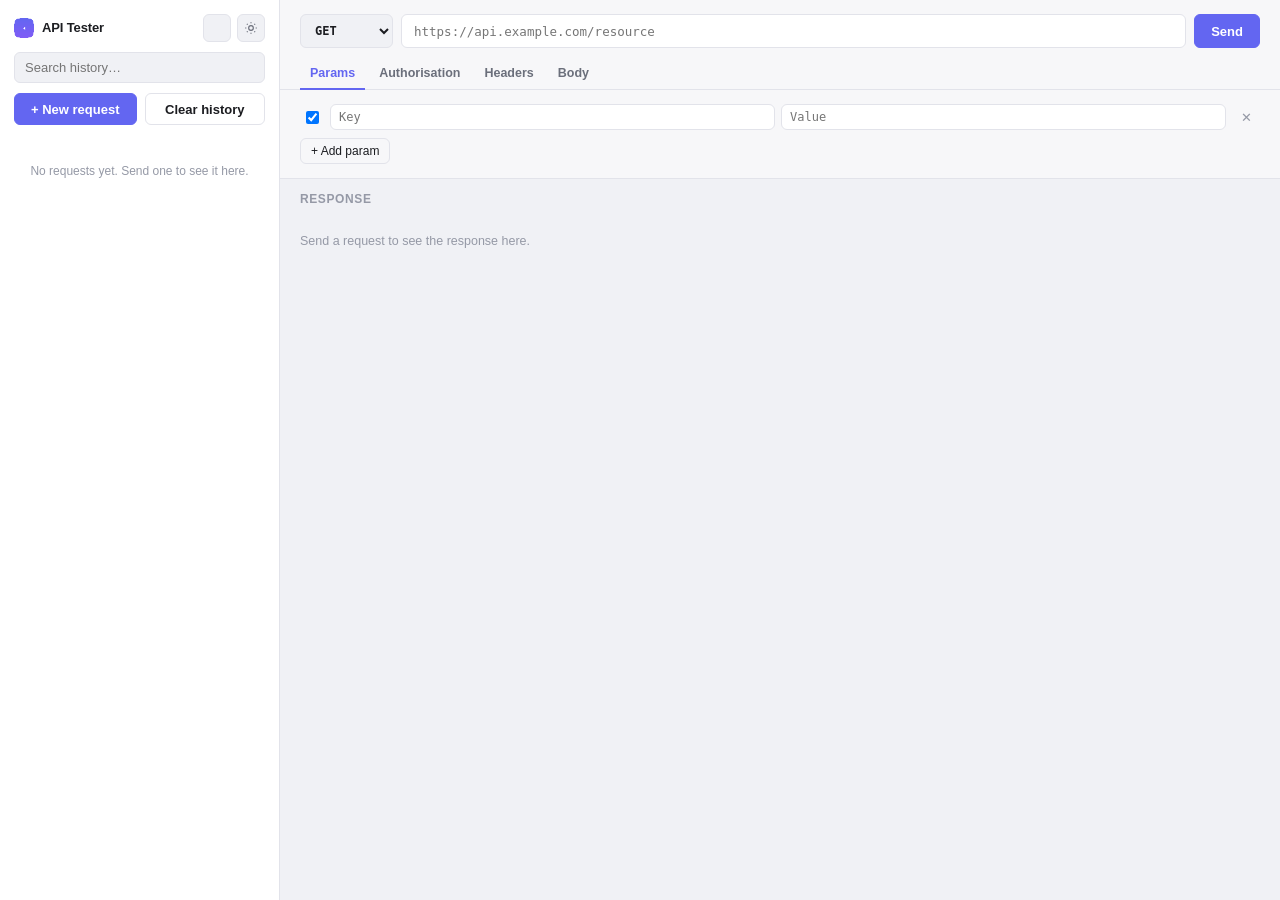
<file: src/index.html>
<!doctype html>
<html lang="en">
<head>
<meta charset="utf-8" />
<meta name="viewport" content="width=device-width, initial-scale=1" />
<title>API Tester</title>
<link rel="icon" href="../icons/icon32.png" />
<link rel="stylesheet" href="styles.css" />
</head>
<body>
<div class="app">

  <aside class="sidebar">
    <div class="sidebar-header">
      <div class="brand">
        <img src="../icons/icon32.png" alt="" width="20" height="20" />
        <span>API Tester</span>
      </div>
      <div class="header-actions">
        <button id="layout-toggle" class="icon-btn" title="Toggle layout" aria-label="Toggle layout"></button>
        <button id="theme-toggle" class="icon-btn" title="Cycle theme (auto / light / dark)" aria-label="Cycle theme">
          <svg viewBox="0 0 24 24" width="16" height="16" fill="none" stroke="currentColor" stroke-width="2">
            <circle cx="12" cy="12" r="4"></circle>
            <path d="M12 2v2M12 20v2M4.9 4.9l1.4 1.4M17.7 17.7l1.4 1.4M2 12h2M20 12h2M4.9 19.1l1.4-1.4M17.7 6.3l1.4-1.4"></path>
          </svg>
        </button>
      </div>
    </div>

    <div class="sidebar-search">
      <input id="history-search" type="search" placeholder="Search history…" autocomplete="off" />
    </div>

    <div class="sidebar-actions">
      <button id="new-request-btn" class="btn btn-primary btn-block">+ New request</button>
      <button id="clear-history-btn" class="btn btn-ghost btn-block" title="Clear all history">Clear history</button>
    </div>

    <div id="history-list" class="history-list">
      <div class="history-empty">No requests yet. Send one to see it here.</div>
    </div>
  </aside>

  <main class="main">

    <div class="request-bar">
      <select id="method-select" class="method-select">
        <option>GET</option>
        <option>POST</option>
        <option>PUT</option>
        <option>PATCH</option>
        <option>DELETE</option>
        <option>HEAD</option>
        <option>OPTIONS</option>
      </select>
      <input id="url-input" class="url-input" type="text" placeholder="https://api.example.com/resource" autocomplete="off" spellcheck="false" />
      <button id="send-btn" class="btn btn-primary">Send</button>
    </div>

    <div class="request-tabs">
      <div class="tabs" data-target="request-panels">
        <button class="tab active" data-tab="params">Params<span id="params-count" class="tab-badge hidden">0</span></button>
        <button class="tab" data-tab="auth">Authorisation<span id="auth-badge" class="tab-badge hidden">On</span></button>
        <button class="tab" data-tab="headers">Headers<span id="headers-count" class="tab-badge hidden">0</span></button>
        <button class="tab" data-tab="body">Body</button>
      </div>
    </div>

    <div id="request-panels" class="request-panels">

      <section id="panel-params" class="panel active">
        <div class="kv-editor" id="params-editor"></div>
        <button class="btn btn-ghost btn-sm add-row-btn" data-editor="params-editor">+ Add param</button>
      </section>

      <section id="panel-auth" class="panel">
        <div class="auth-type-row">
          <label for="auth-type-select">Type</label>
          <select id="auth-type-select">
            <option value="none">No Auth</option>
            <option value="bearer">Bearer Token</option>
            <option value="basic">Basic Auth</option>
            <option value="apikey">API Key</option>
          </select>
        </div>

        <div id="auth-none" class="auth-fields">
          <p class="auth-hint">This request does not use any authorization. It will be sent as-is.</p>
        </div>

        <div id="auth-bearer" class="auth-fields hidden">
          <label class="field-label">Token</label>
          <input type="text" id="auth-bearer-token" class="text-input mono" placeholder="Token" autocomplete="off" spellcheck="false" />
        </div>

        <div id="auth-basic" class="auth-fields hidden">
          <label class="field-label">Username</label>
          <input type="text" id="auth-basic-username" class="text-input" autocomplete="off" spellcheck="false" />
          <label class="field-label">Password</label>
          <input type="text" id="auth-basic-password" class="text-input mono" autocomplete="off" spellcheck="false" />
        </div>

        <div id="auth-apikey" class="auth-fields hidden">
          <label class="field-label">Key</label>
          <input type="text" id="auth-apikey-key" class="text-input mono" placeholder="X-API-Key" autocomplete="off" spellcheck="false" />
          <label class="field-label">Value</label>
          <input type="text" id="auth-apikey-value" class="text-input mono" autocomplete="off" spellcheck="false" />
          <label class="field-label">Add to</label>
          <select id="auth-apikey-target">
            <option value="header">Header</option>
            <option value="query">Query params</option>
          </select>
        </div>
      </section>

      <section id="panel-headers" class="panel">
        <div class="kv-editor" id="headers-editor"></div>
        <button class="btn btn-ghost btn-sm add-row-btn" data-editor="headers-editor">+ Add header</button>
      </section>

      <section id="panel-body" class="panel">
        <div class="body-type-row">
          <label><input type="radio" name="body-type" value="none" checked /> None</label>
          <label><input type="radio" name="body-type" value="json" /> JSON</label>
          <label><input type="radio" name="body-type" value="text" /> Text</label>
          <label><input type="radio" name="body-type" value="form" /> Form URL-encoded</label>
        </div>
        <textarea id="body-json" class="body-textarea hidden" placeholder="{&#10;  &quot;key&quot;: &quot;value&quot;&#10;}" spellcheck="false"></textarea>
        <textarea id="body-text" class="body-textarea hidden" placeholder="Raw request body" spellcheck="false"></textarea>
        <div id="body-form" class="kv-editor hidden"></div>
        <button class="btn btn-ghost btn-sm add-row-btn hidden" id="body-form-add" data-editor="body-form">+ Add field</button>
      </section>

    </div>

    <div class="response-area">
      <div class="response-header">
        <h2>Response</h2>
        <div id="response-meta" class="response-meta"></div>
      </div>
      <div id="response-empty" class="response-empty">Send a request to see the response here.</div>
      <div id="response-body-wrap" class="response-body-wrap hidden">
        <div class="tabs" data-target="response-panels">
          <button class="tab active" data-tab="resp-body">Body</button>
          <button class="tab" data-tab="resp-headers">Headers</button>
        </div>
        <div id="response-panels" class="request-panels">
          <section id="panel-resp-body" class="panel active">
            <pre id="response-body" class="response-body"></pre>
          </section>
          <section id="panel-resp-headers" class="panel">
            <table id="response-headers" class="headers-table"></table>
          </section>
        </div>
      </div>
    </div>

  </main>
</div>

<script src="app.js"></script>
</body>
</html>
</file>
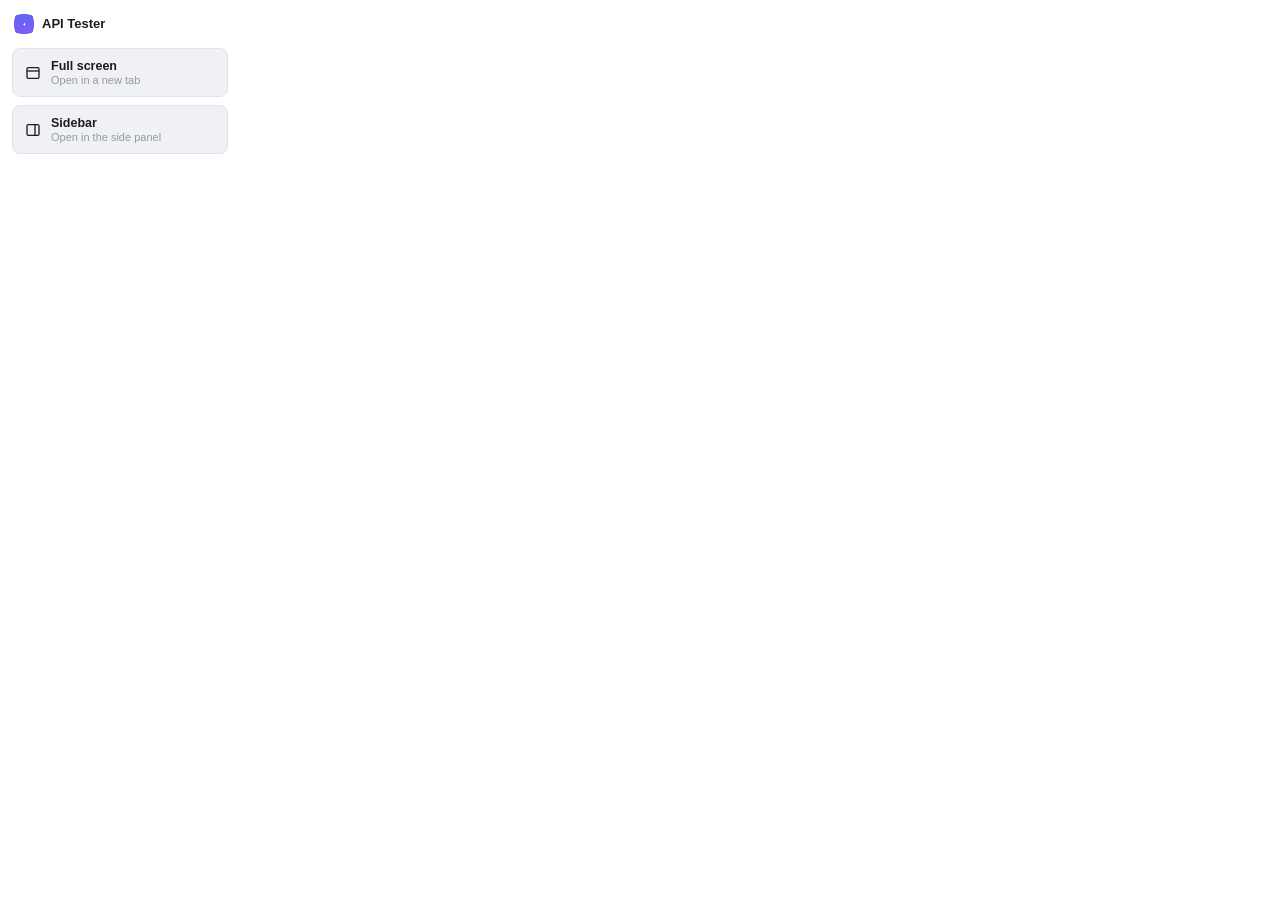
<file: src/popup.html>
<!doctype html>
<html lang="en">
<head>
<meta charset="utf-8" />
<title>API Tester</title>
<link rel="stylesheet" href="styles.css" />
</head>
<body class="popup-body">
<div class="popup">
  <div class="popup-brand">
    <img src="../icons/icon32.png" alt="" width="20" height="20" />
    <span>API Tester</span>
  </div>
  <button id="open-tab" class="popup-btn">
    <svg viewBox="0 0 24 24" width="16" height="16" fill="none" stroke="currentColor" stroke-width="2">
      <rect x="3" y="4" width="18" height="16" rx="2"></rect>
      <path d="M3 9h18"></path>
    </svg>
    <span>
      <strong>Full screen</strong>
      <small>Open in a new tab</small>
    </span>
  </button>
  <button id="open-sidebar" class="popup-btn">
    <svg viewBox="0 0 24 24" width="16" height="16" fill="none" stroke="currentColor" stroke-width="2">
      <rect x="3" y="4" width="18" height="16" rx="2"></rect>
      <path d="M15 4v16"></path>
    </svg>
    <span>
      <strong>Sidebar</strong>
      <small>Open in the side panel</small>
    </span>
  </button>
</div>
<script src="popup.js"></script>
</body>
</html>
</file>
<file: src/styles.css>
:root {
  --accent: #6366f1;
  --accent-hover: #4f46e5;
  --accent-soft: #eef0ff;

  --bg: #f7f7f9;
  --bg-elevated: #ffffff;
  --bg-inset: #f0f1f5;
  --border: #e2e3ea;
  --text: #1c1d21;
  --text-muted: #6b6f7b;
  --text-faint: #9599a6;
  --danger: #dc2626;
  --danger-soft: #fdecec;

  --get: #16a34a;
  --post: #d97706;
  --put: #2563eb;
  --patch: #7c3aed;
  --delete: #dc2626;
  --other: #6b7280;

  --shadow: 0 1px 2px rgba(20, 20, 30, 0.06), 0 4px 12px rgba(20, 20, 30, 0.04);
  --radius: 8px;
  --mono: "SF Mono", ui-monospace, "Cascadia Code", Consolas, monospace;
  --sans: -apple-system, BlinkMacSystemFont, "Segoe UI", Inter, Roboto, Helvetica, Arial, sans-serif;

  color-scheme: light;
}

@media (prefers-color-scheme: dark) {
  :root {
    --accent: #818cf8;
    --accent-hover: #a5b4fc;
    --accent-soft: #262a45;

    --bg: #16171c;
    --bg-elevated: #1d1f26;
    --bg-inset: #23252e;
    --border: #2e303b;
    --text: #e7e8ec;
    --text-muted: #9599a6;
    --text-faint: #6b6f7b;
    --danger: #f87171;
    --danger-soft: #3a1f1f;

    --get: #4ade80;
    --post: #fbbf24;
    --put: #60a5fa;
    --patch: #c084fc;
    --delete: #f87171;
    --other: #9ca3af;

    color-scheme: dark;
  }
}

/* Manual override toggled by JS; wins over the OS setting in either direction */
:root[data-theme="light"] {
  --accent: #6366f1;
  --accent-hover: #4f46e5;
  --accent-soft: #eef0ff;
  --bg: #f7f7f9;
  --bg-elevated: #ffffff;
  --bg-inset: #f0f1f5;
  --border: #e2e3ea;
  --text: #1c1d21;
  --text-muted: #6b6f7b;
  --text-faint: #9599a6;
  --danger: #dc2626;
  --danger-soft: #fdecec;
  --get: #16a34a;
  --post: #d97706;
  --put: #2563eb;
  --patch: #7c3aed;
  --delete: #dc2626;
  --other: #6b7280;
  color-scheme: light;
}

:root[data-theme="dark"] {
  --accent: #818cf8;
  --accent-hover: #a5b4fc;
  --accent-soft: #262a45;
  --bg: #16171c;
  --bg-elevated: #1d1f26;
  --bg-inset: #23252e;
  --border: #2e303b;
  --text: #e7e8ec;
  --text-muted: #9599a6;
  --text-faint: #6b6f7b;
  --danger: #f87171;
  --danger-soft: #3a1f1f;
  --get: #4ade80;
  --post: #fbbf24;
  --put: #60a5fa;
  --patch: #c084fc;
  --delete: #f87171;
  --other: #9ca3af;
  color-scheme: dark;
}

* { box-sizing: border-box; }

html, body {
  height: 100%;
  margin: 0;
}

body {
  font-family: var(--sans);
  background: var(--bg);
  color: var(--text);
  font-size: 13px;
  line-height: 1.45;
}

button, input, select, textarea {
  font-family: inherit;
  font-size: inherit;
  color: inherit;
}

.app {
  display: grid;
  grid-template-columns: 280px 1fr;
  height: 100vh;
}

/* ---------- Sidebar ---------- */

.sidebar {
  background: var(--bg-elevated);
  border-right: 1px solid var(--border);
  display: flex;
  flex-direction: column;
  min-width: 0;
}

.sidebar-header {
  display: flex;
  align-items: center;
  justify-content: space-between;
  padding: 14px 14px 10px;
}

.brand {
  display: flex;
  align-items: center;
  gap: 8px;
  font-weight: 600;
  letter-spacing: -0.01em;
}

.brand img { border-radius: 5px; }

.header-actions {
  display: flex;
  gap: 6px;
}

.icon-btn {
  border: 1px solid var(--border);
  background: var(--bg-inset);
  color: var(--text-muted);
  border-radius: 6px;
  width: 28px;
  height: 28px;
  display: flex;
  align-items: center;
  justify-content: center;
  cursor: pointer;
}

.icon-btn:hover { color: var(--text); border-color: var(--accent); }

.sidebar-search { padding: 0 14px 10px; }

.sidebar-search input {
  width: 100%;
  padding: 7px 10px;
  border: 1px solid var(--border);
  border-radius: 6px;
  background: var(--bg-inset);
  outline: none;
}

.sidebar-search input:focus { border-color: var(--accent); }

.sidebar-actions {
  display: flex;
  gap: 8px;
  padding: 0 14px 10px;
}

.history-list {
  flex: 1;
  overflow-y: auto;
  padding: 4px 8px 12px;
}

.history-empty {
  color: var(--text-faint);
  padding: 24px 14px;
  text-align: center;
  font-size: 12px;
}

.history-group-label {
  font-size: 11px;
  text-transform: uppercase;
  letter-spacing: 0.05em;
  color: var(--text-faint);
  padding: 10px 8px 4px;
}

.history-item {
  display: flex;
  align-items: center;
  gap: 8px;
  padding: 7px 8px;
  border-radius: 6px;
  cursor: pointer;
  position: relative;
}

.history-item:hover { background: var(--bg-inset); }
.history-item.active { background: var(--accent-soft); }

.history-item .method {
  font-family: var(--mono);
  font-weight: 700;
  font-size: 10px;
  width: 40px;
  flex-shrink: 0;
}

.history-item .url {
  flex: 1;
  min-width: 0;
  overflow: hidden;
  text-overflow: ellipsis;
  white-space: nowrap;
  font-size: 12px;
  color: var(--text-muted);
}

.history-item.active .url { color: var(--text); }

.history-item .status-dot {
  width: 6px;
  height: 6px;
  border-radius: 50%;
  flex-shrink: 0;
}

.history-item .delete-item {
  opacity: 0;
  border: none;
  background: none;
  color: var(--text-faint);
  cursor: pointer;
  padding: 2px 4px;
  border-radius: 4px;
  flex-shrink: 0;
}

.history-item:hover .delete-item { opacity: 1; }
.history-item .delete-item:hover { color: var(--danger); background: var(--danger-soft); }

/* method colors */
.method-GET { color: var(--get); }
.method-POST { color: var(--post); }
.method-PUT { color: var(--put); }
.method-PATCH { color: var(--patch); }
.method-DELETE { color: var(--delete); }
.method-HEAD, .method-OPTIONS { color: var(--other); }

/* ---------- Main ---------- */

.main {
  display: flex;
  flex-direction: column;
  min-width: 0;
  overflow: hidden;
}

.request-bar {
  display: flex;
  gap: 8px;
  padding: 14px 20px 10px;
}

.method-select {
  border: 1px solid var(--border);
  background: var(--bg-inset);
  border-radius: 6px;
  padding: 0 10px;
  font-weight: 700;
  font-family: var(--mono);
  font-size: 12px;
  cursor: pointer;
}

.url-input {
  flex: 1;
  border: 1px solid var(--border);
  background: var(--bg-elevated);
  border-radius: 6px;
  padding: 0 12px;
  font-family: var(--mono);
  font-size: 12.5px;
  outline: none;
}

.url-input:focus { border-color: var(--accent); }

.btn {
  border: 1px solid var(--border);
  background: var(--bg-elevated);
  border-radius: 6px;
  padding: 0 16px;
  height: 32px;
  cursor: pointer;
  font-weight: 600;
  white-space: nowrap;
}

.request-bar .method-select,
.request-bar .btn { height: 34px; }

.btn:hover { border-color: var(--accent); }
.btn-primary {
  background: var(--accent);
  border-color: var(--accent);
  color: #fff;
}
.btn-primary:hover { background: var(--accent-hover); border-color: var(--accent-hover); }
.btn-ghost { background: transparent; }
.btn-block { flex: 1; }
.btn-sm { height: 26px; padding: 0 10px; font-size: 12px; font-weight: 500; }

.request-tabs { padding: 0 20px; border-bottom: 1px solid var(--border); }

.tabs { display: flex; gap: 4px; }

.tab {
  border: none;
  background: none;
  padding: 8px 10px;
  cursor: pointer;
  color: var(--text-muted);
  font-weight: 600;
  font-size: 12.5px;
  border-bottom: 2px solid transparent;
  margin-bottom: -1px;
  display: flex;
  align-items: center;
  gap: 6px;
}

.tab:hover { color: var(--text); }
.tab.active { color: var(--accent); border-bottom-color: var(--accent); }

.tab-badge {
  background: var(--bg-inset);
  color: var(--text-muted);
  font-size: 10px;
  font-weight: 700;
  border-radius: 999px;
  padding: 1px 6px;
}

.tab.active .tab-badge { background: var(--accent-soft); color: var(--accent); }
.hidden { display: none !important; }

.request-panels { padding: 14px 20px; overflow-y: auto; }
.response-area .request-panels { padding: 10px 20px 16px; }

.panel { display: none; }
.panel.active { display: block; }

.kv-editor { display: flex; flex-direction: column; gap: 6px; }

.kv-row {
  display: grid;
  grid-template-columns: 24px 1fr 1fr 28px;
  gap: 6px;
  align-items: center;
}

.kv-row input[type="text"] {
  border: 1px solid var(--border);
  background: var(--bg-elevated);
  border-radius: 6px;
  padding: 5px 8px;
  font-family: var(--mono);
  font-size: 12px;
  outline: none;
  min-width: 0;
}

.kv-row input[type="text"]:focus { border-color: var(--accent); }
.kv-row input[type="checkbox"] { justify-self: center; }

.kv-remove {
  border: none;
  background: none;
  color: var(--text-faint);
  cursor: pointer;
  border-radius: 4px;
  height: 26px;
}

.kv-remove:hover { color: var(--danger); background: var(--danger-soft); }

.add-row-btn { margin-top: 8px; }

.auth-type-row {
  display: flex;
  align-items: center;
  gap: 10px;
  margin-bottom: 16px;
}

.auth-type-row label {
  color: var(--text-muted);
  font-size: 12.5px;
  font-weight: 600;
}

.auth-type-row select {
  border: 1px solid var(--border);
  background: var(--bg-elevated);
  border-radius: 6px;
  padding: 6px 10px;
  cursor: pointer;
}

.auth-fields {
  display: flex;
  flex-direction: column;
  gap: 6px;
  max-width: 420px;
}

.field-label {
  font-size: 11px;
  text-transform: uppercase;
  letter-spacing: 0.04em;
  color: var(--text-faint);
  margin-top: 6px;
}

.text-input {
  border: 1px solid var(--border);
  background: var(--bg-elevated);
  border-radius: 6px;
  padding: 7px 10px;
  outline: none;
}

.text-input:focus { border-color: var(--accent); }
.text-input.mono { font-family: var(--mono); font-size: 12.5px; }

.auth-hint {
  color: var(--text-faint);
  font-size: 12.5px;
  margin: 0;
}

.body-type-row {
  display: flex;
  gap: 16px;
  margin-bottom: 12px;
  color: var(--text-muted);
  font-size: 12.5px;
}

.body-type-row label { display: flex; align-items: center; gap: 5px; cursor: pointer; }

.body-textarea {
  width: 100%;
  min-height: 160px;
  border: 1px solid var(--border);
  background: var(--bg-elevated);
  border-radius: 6px;
  padding: 10px 12px;
  font-family: var(--mono);
  font-size: 12.5px;
  outline: none;
  resize: vertical;
}

.body-textarea:focus { border-color: var(--accent); }

.response-area {
  flex: 1;
  min-height: 0;
  display: flex;
  flex-direction: column;
  border-top: 1px solid var(--border);
  background: var(--bg-inset);
}

.response-header {
  display: flex;
  align-items: baseline;
  gap: 14px;
  padding: 12px 20px 0;
}

.response-header h2 {
  font-size: 12px;
  text-transform: uppercase;
  letter-spacing: 0.05em;
  color: var(--text-faint);
  margin: 0;
  font-weight: 700;
}

.response-meta {
  display: flex;
  gap: 12px;
  font-family: var(--mono);
  font-size: 12px;
  font-weight: 600;
}

.response-meta .status-2xx { color: var(--get); }
.response-meta .status-3xx { color: var(--put); }
.response-meta .status-4xx, .response-meta .status-5xx { color: var(--delete); }
.response-meta .status-err { color: var(--delete); }

.response-empty {
  color: var(--text-faint);
  padding: 24px 20px;
  font-size: 12.5px;
}

.response-body-wrap { flex: 1; min-height: 0; display: flex; flex-direction: column; }
.response-body-wrap .request-panels { flex: 1; min-height: 0; overflow-y: auto; }
.response-body-wrap .tabs { padding: 6px 20px 0; }

.response-body {
  margin: 0;
  font-family: var(--mono);
  font-size: 12.5px;
  white-space: pre-wrap;
  word-break: break-word;
  background: var(--bg-elevated);
  border: 1px solid var(--border);
  border-radius: 6px;
  padding: 12px;
}

.json-key { color: var(--put); }
.json-string { color: var(--get); }
.json-number { color: var(--post); }
.json-boolean { color: var(--patch); }
.json-null { color: var(--text-faint); }

.headers-table {
  width: 100%;
  border-collapse: collapse;
  font-family: var(--mono);
  font-size: 12px;
  background: var(--bg-elevated);
  border: 1px solid var(--border);
  border-radius: 6px;
  overflow: hidden;
}

.headers-table td {
  padding: 6px 10px;
  border-bottom: 1px solid var(--border);
  vertical-align: top;
}

.headers-table tr:last-child td { border-bottom: none; }
.headers-table td:first-child { color: var(--text-muted); width: 32%; white-space: nowrap; }

::-webkit-scrollbar { width: 10px; height: 10px; }
::-webkit-scrollbar-thumb { background: var(--border); border-radius: 6px; }
::-webkit-scrollbar-track { background: transparent; }

/* ---------- Popup chooser ---------- */

.popup-body {
  width: 240px;
  background: var(--bg-elevated);
}

.popup {
  display: flex;
  flex-direction: column;
  gap: 8px;
  padding: 12px;
}

.popup-brand {
  display: flex;
  align-items: center;
  gap: 8px;
  font-weight: 600;
  padding: 2px 2px 6px;
}

.popup-brand img { border-radius: 5px; }

.popup-btn {
  display: flex;
  align-items: center;
  gap: 10px;
  border: 1px solid var(--border);
  background: var(--bg-inset);
  border-radius: 8px;
  padding: 10px 12px;
  cursor: pointer;
  text-align: left;
  color: var(--text);
}

.popup-btn:hover { border-color: var(--accent); color: var(--accent); }

.popup-btn svg { flex-shrink: 0; }

.popup-btn span {
  display: flex;
  flex-direction: column;
  gap: 1px;
}

.popup-btn strong { font-size: 12.5px; font-weight: 600; }
.popup-btn small { font-size: 11px; color: var(--text-faint); }
</file>
